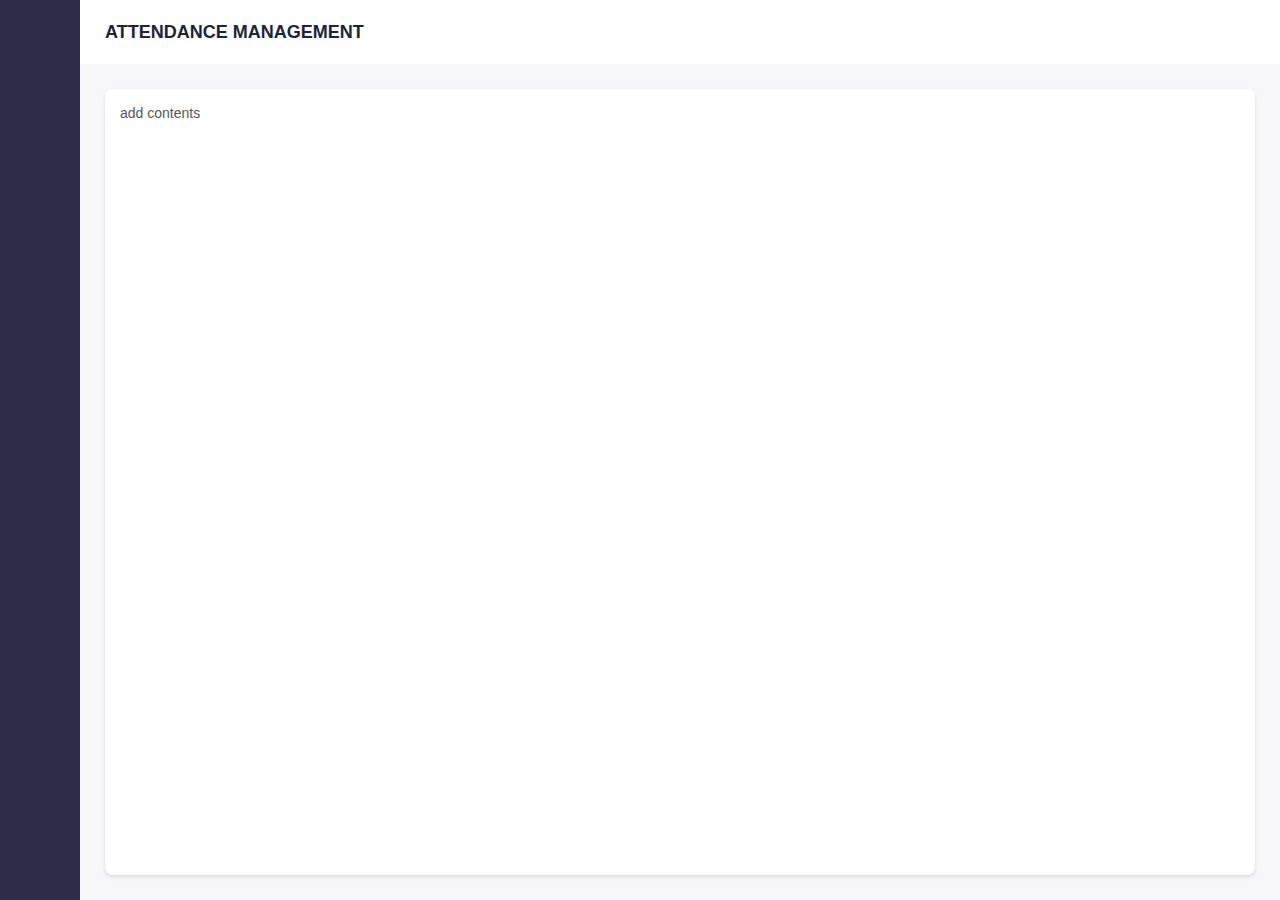
<file: index.html>
<!DOCTYPE html>
<html lang="ko">
<head>
  <meta charset="UTF-8">
  <meta name="viewport" content="width=device-width, initial-scale=1.0">
  <meta http-equiv="X-UA-Compatible" content="ie=edge">
  <title>dashboard template</title>
  <link rel="stylesheet" href="css/layout.css">
  <script src="https://ajax.googleapis.com/ajax/libs/jquery/2.2.4/jquery.min.js"></script>
</head>
<body>
  <div id="menu" class="narrow">
    
  </div>
  <section id="container">
    <div class="header">    
      <h2 class="header__title">attendance management</h2>
    </div>
    <div class="contents">
      <div class="contents__box">
        add contents
      </div>
    </div>
  </section> 

</body>
</html>
</file>
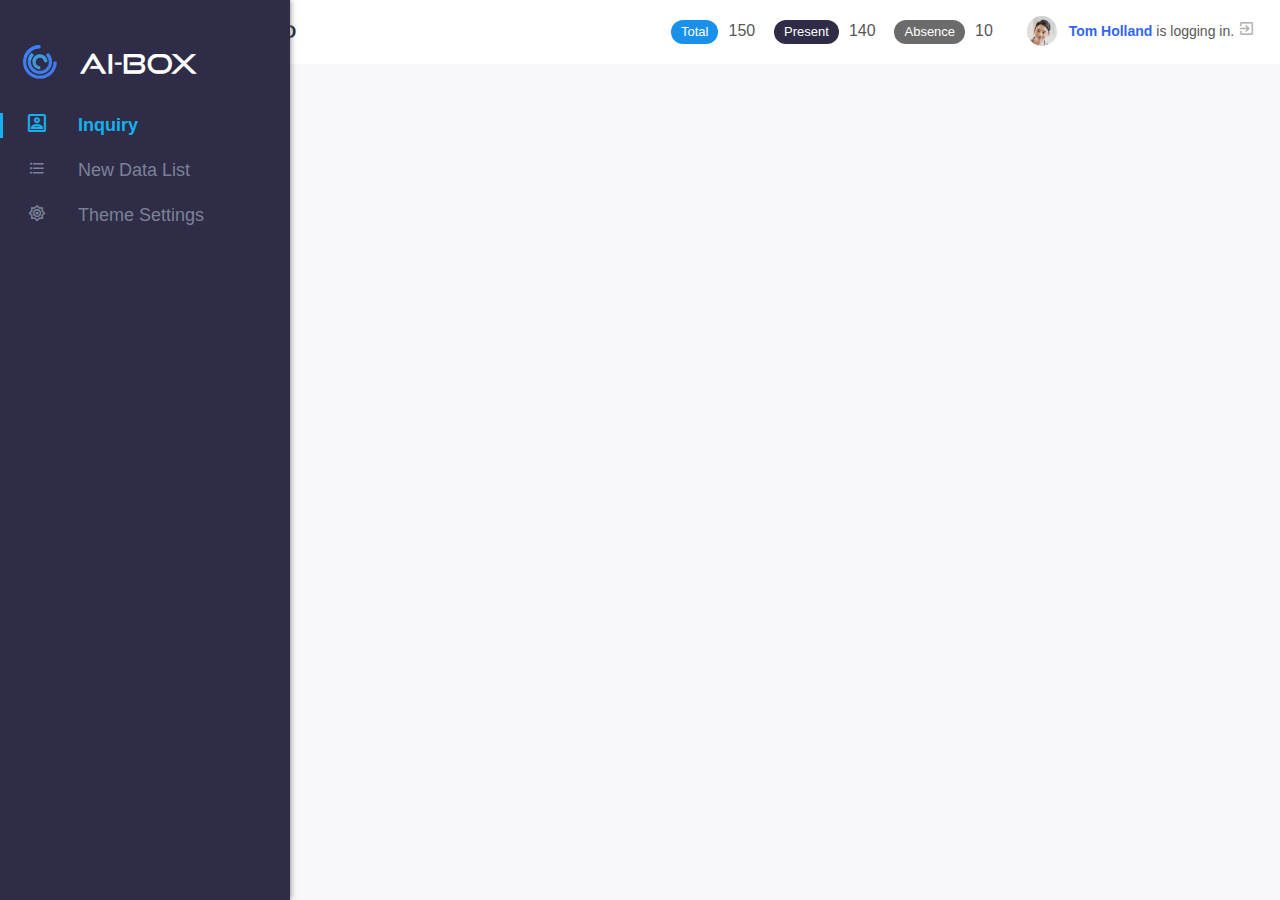
<file: dashboard.html>
<!DOCTYPE html>
<html lang="ko">
<head>
  <meta charset="UTF-8">
  <meta name="viewport" content="width=device-width, initial-scale=1.0">
  <meta http-equiv="X-UA-Compatible" content="ie=edge">
  <title>dashboard template</title>
  <link rel="stylesheet" href="css/common.css">
  <link rel="stylesheet" href="css/layout.css">  
  <script src="js/jquery-2.2.4.min.js"></script>
  <script src="js/animate.js"></script>
</head>
<body>
  <div id="menu" class="narrow">
    <h1><a href="#"><img src="images/simbol.png" alt="홈화면"><span class="icon-logo"></span></a></h1>
    <ul class="menulist">
      <li><a href="#" class="on"><span class="icon-Outline"></span>Inquiry</a></li> <!-- 해당 메뉴 진입시 클래스 on 추가-->
      <li><a href="#"><span class="icon-format_list"></span>New Data List</a></li>
      <li><a href="#"><span class="icon-brightness"></span>Theme Settings</a></li>
    </ul>
  </div>
  <section id="container" class="dashboard">
    <header class="header">    
      <h2 class="header__title">Status Dashboard</h2>
      <div class="header__status">
        <ul>
          <li><span class="total">Total</span>150</li>
          <li><span class="present">Present</span>140</li>
          <li><span class="absence">Absence</span>10</li>
        </ul>
      </div> <!-- // header__status -->
      <div class="header__user">
        <figure><img src="images/person01.png"></figure>
        <p><span>Tom Holland</span> is logging in.</p>
        <a href="#" class="logout">로그아웃</a>
      </div>      
    </header>

    <div class="dashboard__teams">
      <ul>
        <li class="team01">
          <dl>
            <dt>Total</dt>
            <dd>30</dd>
            <dt>Present</dt>
            <dd>28</dd>
            <dt class="bordernone">Absence</dt>
            <dd class="bordernone">2</dd>
          </dl>
          <span class="teamname">Management Support</span>
        </li>
        <li class="team02">
          <dl>
            <dt>Total</dt>
            <dd>30</dd>
            <dt>Present</dt>
            <dd>28</dd>
            <dt class="bordernone">Absence</dt>
            <dd class="bordernone">2</dd>
          </dl>
          <span class="teamname">Finance</span>
        </li>
        <li class="team03">
          <dl>
            <dt>Total</dt>
            <dd>30</dd>
            <dt>Present</dt>
            <dd>28</dd>
            <dt class="bordernone">Absence</dt>
            <dd class="bordernone">2</dd>
          </dl>
          <span class="teamname">Laboratory 1</span>
        </li>
        <li class="team04">
          <dl>
            <dt>Total</dt>
            <dd>30</dd>
            <dt>Present</dt>
            <dd>28</dd>
            <dt class="bordernone">Absence</dt>
            <dd class="bordernone">2</dd>
          </dl>
          <span class="teamname">Laboratory 2</span>
        </li>
        <li>
          
        </li>
        <li class="team05">
          <dl>
            <dt>Total</dt>
            <dd>30</dd>
            <dt>Present</dt>
            <dd>28</dd>
            <dt class="bordernone">Absence</dt>
            <dd class="bordernone">2</dd>
          </dl>
          <span class="teamname">Laboratory 3</span>
        </li>
      </ul>

    </div> <!-- // dashboard__teams -->

  </section>
</body>
</html>
</file>
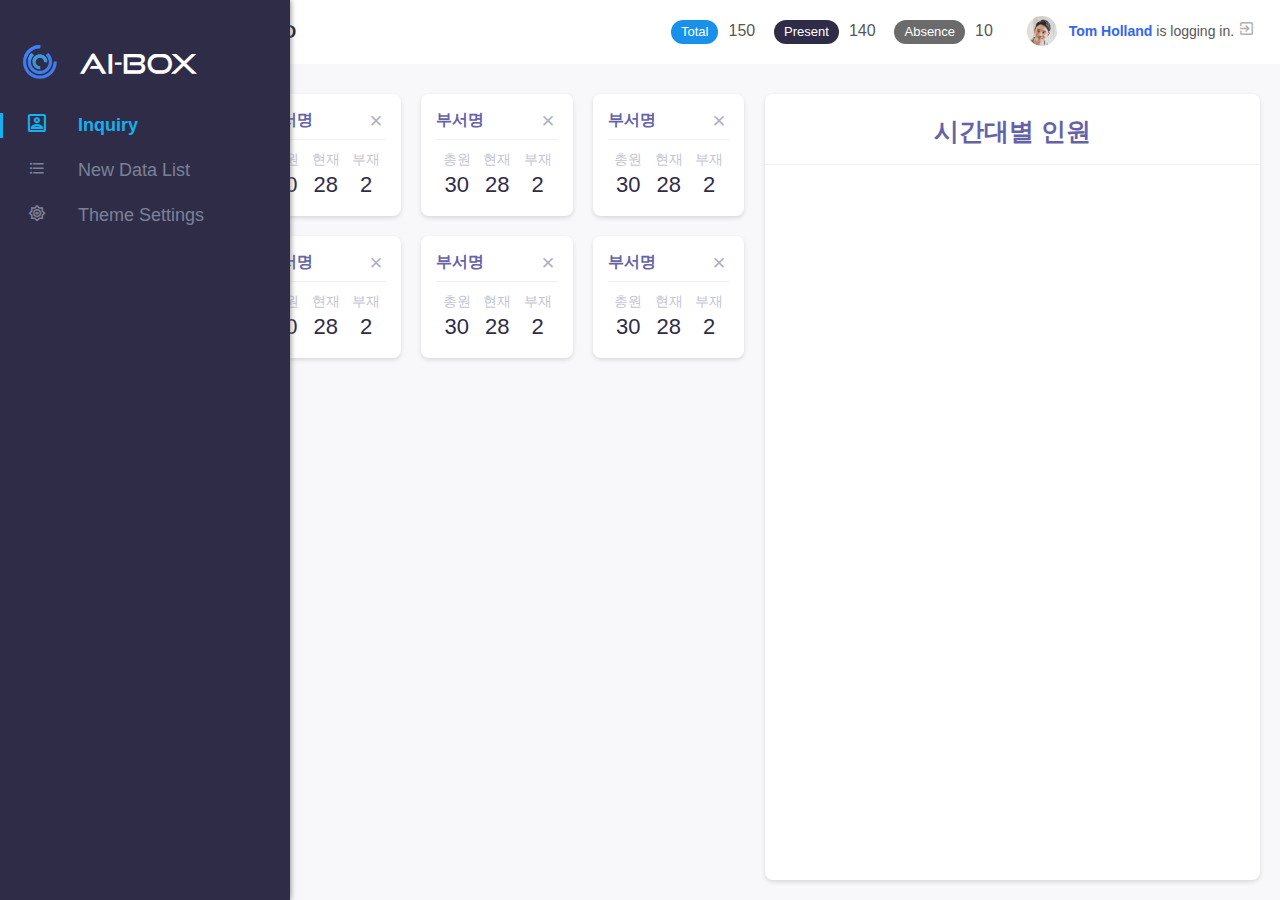
<file: dashboard50.html>
<!DOCTYPE html>
<html lang="ko">
<head>
  <meta charset="UTF-8">
  <meta name="viewport" content="width=device-width, initial-scale=1.0">
  <meta http-equiv="X-UA-Compatible" content="ie=edge">
  <title>dashboard template</title>
  <link rel="stylesheet" href="css/common.css">
  <link rel="stylesheet" href="css/layout.css">  
  <script src="js/jquery-2.2.4.min.js"></script>
  <script src="js/animate.js"></script>
</head>
<body>
  <div id="menu" class="narrow">
    <h1><a href="#"><img src="images/simbol.png" alt="홈화면"><span class="icon-logo"></span></a></h1>
    <ul class="menulist">
      <li><a href="#" class="on"><span class="icon-Outline"></span>Inquiry</a></li> <!-- 해당 메뉴 진입시 클래스 on 추가-->
      <li><a href="#"><span class="icon-format_list"></span>New Data List</a></li>
      <li><a href="#"><span class="icon-brightness"></span>Theme Settings</a></li>
    </ul>
  </div>
  <section id="container" class="dashboard">
    <header class="header">    
      <h2 class="header__title">Status Dashboard</h2>
      <div class="header__status">
        <ul>
          <li><span class="total">Total</span>150</li>
          <li><span class="present">Present</span>140</li>
          <li><span class="absence">Absence</span>10</li>
        </ul>
      </div> <!-- // header__status -->
      <div class="header__user">
        <figure><img src="images/person01.png"></figure>
        <p><span>Tom Holland</span> is logging in.</p>
        <a href="#" class="logout">로그아웃</a>
      </div>      
    </header>
    
    <div class="panelgroup">
      <div class="panelgroup__title">
        <h3>부서</h3>
      </div>
      <div class="panelgroup__team">
        <a href="#" class="btn__name on" title="팀이름이 길어지면 마우스 오버시 툴팁으로 팀 전체 이름이 보여집니다">Team daegase daeg 1</a> <!-- 선택시 on 클래스추가-->
        <a href="#" class="btn__name" title="">Team 2</a>
        <a href="#" class="btn__name" title="">Team 3</a>
        <a href="#" class="btn__name" title="">Team 4</a>
        <a href="#" class="btn__name" title="">Team 2</a>
        <a href="#" class="btn__name" title="">Team 3</a>

      </div>

      <a href="#" class="panelgroup__chart show" title="">차트보이기</a>
      <!--<a href="#" class="panelgroup__chart hide" title="">차트감추기</a>  보이기 클릭하면 차트 보이고 차트 감추기로 변경, 클래스 hide 로 바뀜-->
    </div> <!-- // panelgroup -->

    <div class="dashgroup withchart"> <!-- 차트가 함께 보일때는 withchart 클래스 추가, 차트 안보일때는 withchart 클래스 제거-->
      <div class="dashgroup__teams">
        <ul>
          <li>
            <div class="dashgroup__team">
              <h4>부서명</h4>
              <dl>
                <dt>총원</dt>
                <dd>30</dd>                
              </dl>
              <dl>
                <dt>현재</dt>
                <dd>28</dd>                
              </dl>
              <dl>
                <dt>부재</dt>
                <dd>2</dd>                
              </dl>
              <a href="#" class="close">닫기</a>
            </div>
          </li>          
          <li>
            <div class="dashgroup__team">
              <h4>부서명</h4>
              <dl>
                <dt>총원</dt>
                <dd>30</dd>                
              </dl>
              <dl>
                <dt>현재</dt>
                <dd>28</dd>                
              </dl>
              <dl>
                <dt>부재</dt>
                <dd>2</dd>                
              </dl>
              <a href="#" class="close">닫기</a>
            </div>
          </li>          
          <li>
            <div class="dashgroup__team">
              <h4>부서명</h4>
              <dl>
                <dt>총원</dt>
                <dd>30</dd>                
              </dl>
              <dl>
                <dt>현재</dt>
                <dd>28</dd>                
              </dl>
              <dl>
                <dt>부재</dt>
                <dd>2</dd>                
              </dl>
              <a href="#" class="close">닫기</a>
            </div>
          </li>          
          <li>
            <div class="dashgroup__team">
              <h4>부서명</h4>
              <dl>
                <dt>총원</dt>
                <dd>30</dd>                
              </dl>
              <dl>
                <dt>현재</dt>
                <dd>28</dd>                
              </dl>
              <dl>
                <dt>부재</dt>
                <dd>2</dd>                
              </dl>
              <a href="#" class="close">닫기</a>
            </div>
          </li>          
          <li>
            <div class="dashgroup__team">
              <h4>부서명</h4>
              <dl>
                <dt>총원</dt>
                <dd>30</dd>                
              </dl>
              <dl>
                <dt>현재</dt>
                <dd>28</dd>                
              </dl>
              <dl>
                <dt>부재</dt>
                <dd>2</dd>                
              </dl>
              <a href="#" class="close">닫기</a>
            </div>
          </li>          
          <li>
            <div class="dashgroup__team">
              <h4>부서명</h4>
              <dl>
                <dt>총원</dt>
                <dd>30</dd>                
              </dl>
              <dl>
                <dt>현재</dt>
                <dd>28</dd>                
              </dl>
              <dl>
                <dt>부재</dt>
                <dd>2</dd>                
              </dl>
              <a href="#" class="close">닫기</a>
            </div>
          </li>          
        </ul>
      </div> <!-- // dashgroup__teams -->

      <div class="dashgroup__charts">
        <div class="dashgroup__chart"><h3>시간대별 인원</h3></div>
      </div> <!-- // dashgroup__chart -->
    </div> <!-- // dashgroup -->
  </section>
</body>
</html>
</file>
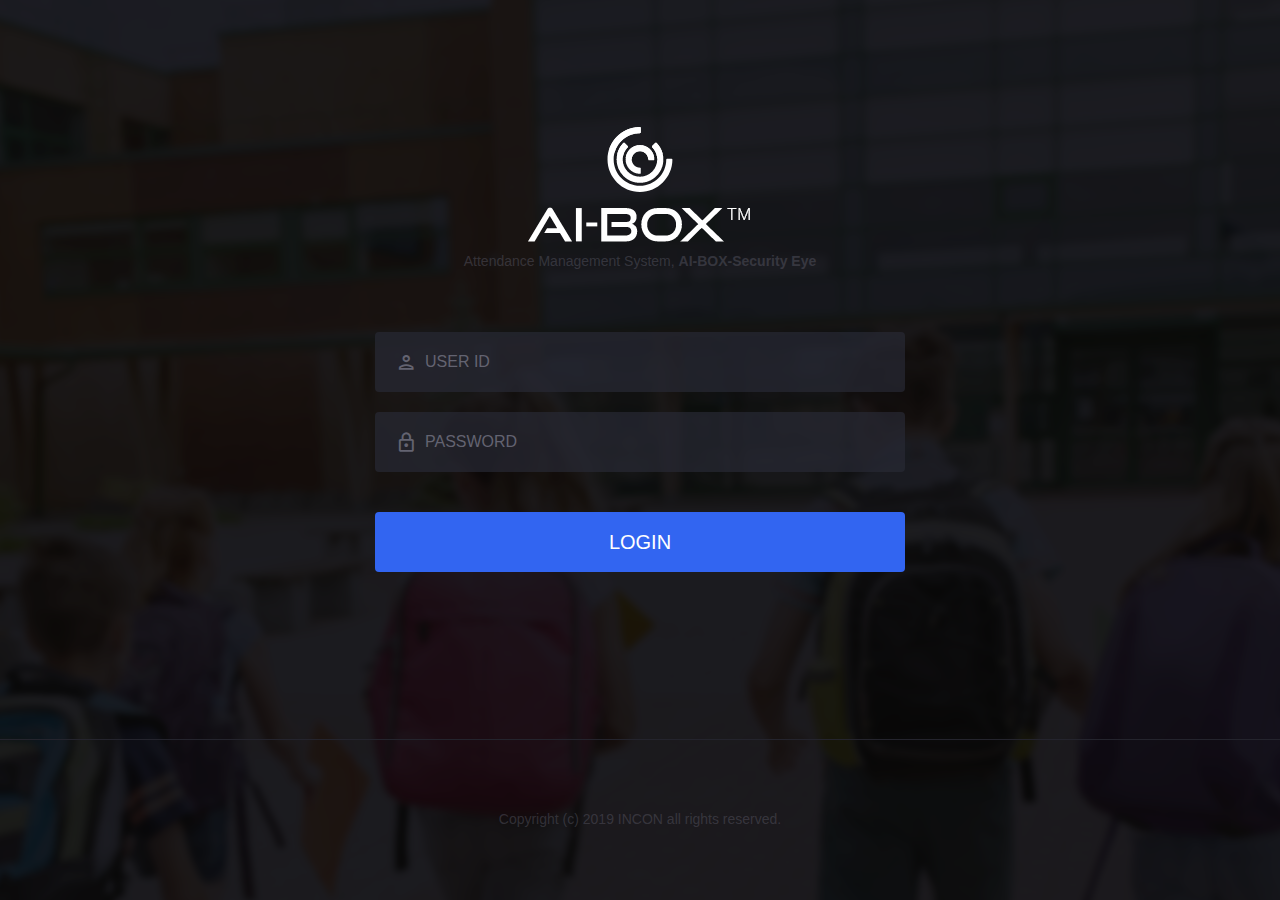
<file: login.html>
<!DOCTYPE html>
<html lang="ko">
<head>
  <meta charset="UTF-8">
  <meta name="viewport" content="width=device-width, initial-scale=1.0">
  <meta http-equiv="X-UA-Compatible" content="ie=edge">
  <title>dashboard template</title>
  <link rel="stylesheet" href="css/common.css">
  <link rel="stylesheet" href="css/layout.css">
  <script src="js/jquery-2.2.4.min.js"></script>
  <script src="js/animate.js"></script>
</head>
<body>
<section class="login">
  <div class="login__area">
    <div class="login__bi">
      <img src="images/login_bi.png" alt="aibox">
      <p>Attendance Management System, <b>AI-BOX-Security Eye</b></p>
    </div>
    <div class="login__form">
      <form action="" id="login" name="login" method="post">
        <fieldset>
          <legend>로그인</legend>
          <div class="box_login_ipt">
            <label for="userid" class="i_label userid">아이디</label>
            <input type="text" name="userid" id="userid" class="iptbox" placeholder="USER ID">
          </div>
          <div class="box_login_ipt">
            <label for="userpw" class="i_label userpw">패스워드</label>
            <input type="password" name="userpw" id="userpw" class="iptbox" placeholder="PASSWORD">
          </div>
          <span class="btn_login"><input type="submit" value="LOGIN"></span>
        </fieldset>
      </form>
    </div>
  </div>
  <div class="footer">
    Copyright (c) 2019 <b>INCON</b> all rights reserved.
  </div>
</section>
</body>
</html>
</file>
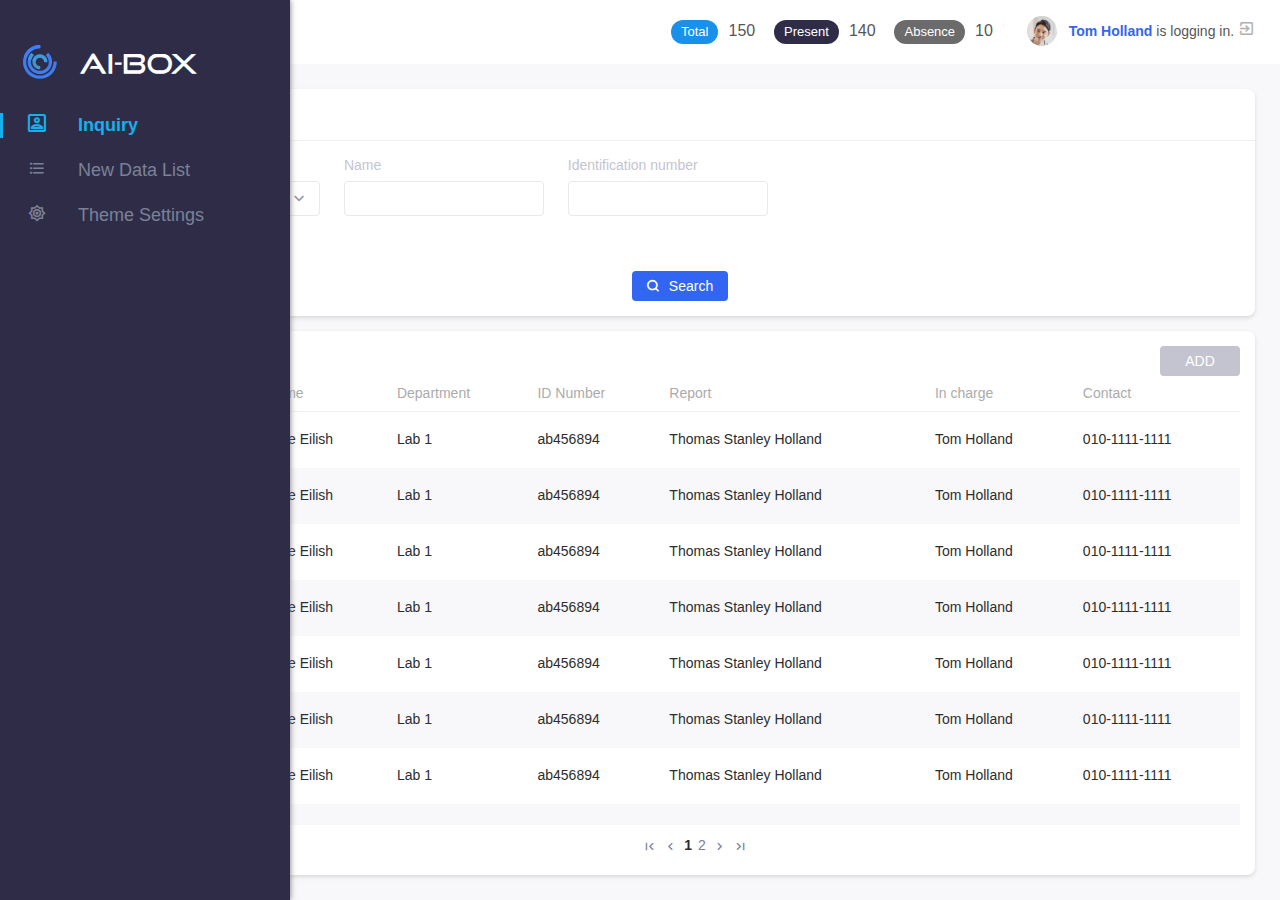
<file: newlist.html>
<!DOCTYPE html>
<html lang="ko">
<head>
  <meta charset="UTF-8">
  <meta name="viewport" content="width=device-width, initial-scale=1.0">
  <meta http-equiv="X-UA-Compatible" content="ie=edge">
  <title>dashboard template</title>
  <link rel="stylesheet" href="css/common.css">
  <link rel="stylesheet" href="css/layout.css">  
  <script src="js/jquery-2.2.4.min.js"></script>
  <script src="js/animate.js"></script>
</head>
<body>
  <div id="menu" class="narrow">
    <h1><a href="#"><img src="images/simbol.png" alt="홈화면"><span class="icon-logo"></span></a></h1>
    <ul class="menulist">
      <li><a href="#" class="on"><span class="icon-Outline"></span>Inquiry</a></li> <!-- 해당 메뉴 진입시 클래스 on 추가-->
      <li><a href="#"><span class="icon-format_list"></span>New Data List</a></li>
      <li><a href="#"><span class="icon-brightness"></span>Theme Settings</a></li>
    </ul>
  </div>

  <section id="container">
    <header class="header">    
      <h2 class="header__title">New Data List</h2>
      <div class="header__status">
        <ul>
          <li><span class="total">Total</span>150</li>
          <li><span class="present">Present</span>140</li>
          <li><span class="absence">Absence</span>10</li>
        </ul>
      </div> <!-- // header__status -->
      <div class="header__user">
        <figure><img src="images/person01.png"></figure>
        <p><span>Tom Holland</span> is logging in.</p>
        <a href="#" class="logout">로그아웃</a>
      </div>   
    </header>
    <div class="contents">
      <div class="search__box">
        <h3>Detailed Search</h3>
        <div class="search__input">
          <div class="inputarea w200">
            <span class="label">
              Department
            </span>
            <div class="inputarea__select">
              <select name="" id="" title="해당항목선택">
                <option value="">Select All</option>
                <option value="">Team A</option>
                <option value="">Team B</option>
                <option value="">Team C</option>              
              </select>   
            </div>          
          </div> <!-- // inputarea 끝-->
          <div class="inputarea w200">
            <span class="label">
              Name
            </span>
            <div class="inputarea__text">
              <input type="text" title="" name="" id="">
            </div>          
          </div> <!-- // inputarea 끝-->
         
          <div class="inputarea w200">
            <span class="label">
              Identification number
            </span>
            <div class="inputarea__text">
              <input type="text" title="" name="" id="">
            </div>          
          </div> <!-- // inputarea 끝-->
        </div>
        
        <div class="btnarea align__center">
          <a href="#" class="btn__search">Search</a>
        </div>
      </div> <!-- // search__box -->
      <div class="content__box">
        <div class="btnarea align__right mt0">
          <a href="#" class="btn__small">ADD</a>
        </div>
        <div class="listwrap">
          <table class="list">
            <thead>
              <tr>
                <th class="num">No</th>
                <th>Profile</th>
                <th>Name</th>
                <th>Department</th>
                <th>ID Number</th>
                <th>Report</th>
                <th>In charge</th>
                <th>Contact</th>
              </tr>
            </thead>
            <tbody>
              <tr>
                <td class="center">1</td>
                <td><figure><img src="images/person01.png"></figure></td>
                <td>Billie Eilish</td>
                <td>Lab 1</td>
                <td>ab456894</td>
                <td>Thomas Stanley Holland</td>
                <td>Tom Holland</td>
                <td>010-1111-1111</td>                
              </tr>
              <tr>
                <td class="center">1</td>
                <td><figure><img src="images/person01.png"></figure></td>
                <td>Billie Eilish</td>
                <td>Lab 1</td>
                <td>ab456894</td>
                <td>Thomas Stanley Holland</td>
                <td>Tom Holland</td>
                <td>010-1111-1111</td>                
              </tr>
              <tr>
                <td class="center">1</td>
                <td><figure><img src="images/person01.png"></figure></td>
                <td>Billie Eilish</td>
                <td>Lab 1</td>
                <td>ab456894</td>
                <td>Thomas Stanley Holland</td>
                <td>Tom Holland</td>
                <td>010-1111-1111</td>                
              </tr>
              <tr>
                <td class="center">1</td>
                <td><figure><img src="images/person01.png"></figure></td>
                <td>Billie Eilish</td>
                <td>Lab 1</td>
                <td>ab456894</td>
                <td>Thomas Stanley Holland</td>
                <td>Tom Holland</td>
                <td>010-1111-1111</td>                
              </tr>
              <tr>
                <td class="center">1</td>
                <td><figure><img src="images/person01.png"></figure></td>
                <td>Billie Eilish</td>
                <td>Lab 1</td>
                <td>ab456894</td>
                <td>Thomas Stanley Holland</td>
                <td>Tom Holland</td>
                <td>010-1111-1111</td>                
              </tr>
              <tr>
                <td class="center">1</td>
                <td><figure><img src="images/person01.png"></figure></td>
                <td>Billie Eilish</td>
                <td>Lab 1</td>
                <td>ab456894</td>
                <td>Thomas Stanley Holland</td>
                <td>Tom Holland</td>
                <td>010-1111-1111</td>                
              </tr>
              <tr>
                <td class="center">1</td>
                <td><figure><img src="images/person01.png"></figure></td>
                <td>Billie Eilish</td>
                <td>Lab 1</td>
                <td>ab456894</td>
                <td>Thomas Stanley Holland</td>
                <td>Tom Holland</td>
                <td>010-1111-1111</td>                
              </tr>
              <tr>
                <td class="center">1</td>
                <td><figure><img src="images/person01.png"></figure></td>
                <td>Billie Eilish</td>
                <td>Lab 1</td>
                <td>ab456894</td>
                <td>Thomas Stanley Holland</td>
                <td>Tom Holland</td>
                <td>010-1111-1111</td>                
              </tr>
              <tr>
                <td class="center">1</td>
                <td><figure><img src="images/person01.png"></figure></td>
                <td>Billie Eilish</td>
                <td>Lab 1</td>
                <td>ab456894</td>
                <td>Thomas Stanley Holland</td>
                <td>Tom Holland</td>
                <td>010-1111-1111</td>                
              </tr>
              <tr>
                <td class="center">1</td>
                <td><figure><img src="images/person01.png"></figure></td>
                <td>Billie Eilish</td>
                <td>Lab 1</td>
                <td>ab456894</td>
                <td>Thomas Stanley Holland</td>
                <td>Tom Holland</td>
                <td>010-1111-1111</td>                
              </tr>
            </tbody>
          </table>
        </div>
        <div class="pagenation">
          <ul>
            <li><a href="#" class="first"></a></li>
            <li><a href="#" class="prev"></a></li>
            <li><a href="#" class="active">1</a></li>
            <li><a href="#">2</a></li>
            <li><a href="#" class="next"></a></li>
            <li><a href="#" class="end"></a></li>
          </ul>
        </div> <!-- // pagenation -->
      </div> <!-- // content__box -->
    </div>
  </section> 

  <div class="modal edit_modal"> <!-- edit 모달 시작-->
    <div class="popup">
      <div class="popup__title">
        <h3>User Details</h3>
        <a href="#" class="popup--close"><i class="icon-close"></i></a>
      </div>
      <div class="popup__content">
        <ul>
          <li>
            <div class="inputarea">
              <span class="label">
                Identification number
              </span>
              <div class="inputarea__text">
                <input type="text" title="" name="" id="" value="489465423" disabled>
              </div>          
            </div> <!-- // inputarea 끝-->
          </li>
          <li>
            <div class="inputarea">
              <span class="label">
                Name
              </span>
              <div class="inputarea__text">
                <input type="text" title="" name="" id="" value="Sujeong Kim" disabled>
              </div>          
            </div> <!-- // inputarea 끝-->
          </li>
          <li>
            <div class="inputarea">
              <span class="label">
                Department
              </span>
              <div class="inputarea__select">
                <select name="" id="" title="해당항목선택">
                  <option value="">Select All</option>
                  <option value="">Male</option>
                  <option value="">Female</option>
                </select>   
              </div>              
            </div> <!-- // inputarea 끝-->
          </li>
          <li>
            <div class="inputarea">
              <span class="label">
                Report
                <a href="#" class="btn__right">Search</a>
              </span>
              <div class="inputarea__select">
                <select name="" id="" title="해당항목선택">
                  <option value="">Select All</option>
                  <option value="">Male</option>
                  <option value="">Female</option>
                </select>
              </div>          
            </div> <!-- // inputarea 끝-->
          </li>
          <li>
            <div class="inputarea">
              <span class="label">
                Report E-mail
              </span>
              <div class="inputarea__text">
                <input type="text" title="" name="" id="">
              </div>          
            </div> <!-- // inputarea 끝-->
          </li>
          <li>
            <div class="inputarea">
              <span class="label">
                Report Number
              </span>
              <div class="inputarea__text">
                <input type="text" title="" name="" id="">
              </div>          
            </div> <!-- // inputarea 끝-->
          </li>
        </ul>
        <ul>
          <li>
            <div class="inputarea">
              <span class="label">
                Phone number
              </span>
              <div class="inputarea__text">
                <input type="text" title="" name="" id="" value="010-9792-0524">
              </div>          
            </div> <!-- // inputarea 끝-->
          </li>
          <li>
            <div class="inputarea">
              <span class="label">
                Address
              </span>
              <div class="inputarea__text">
                <input type="text" title="" name="" id="">
              </div>          
            </div> <!-- // inputarea 끝-->
          </li>
          <li>
            <div class="inputarea">
              <span class="label">
                Gender
              </span>
              <div class="inputarea__radio">
                <label for="male"><input type="radio" name="gender" id="male" checked>Male</label>
                <label for="female"><input type="radio" name="gender" id="female">Female</label>
              </div>              
            </div> <!-- // inputarea 끝-->
          </li>
          <li>
            <div class="inputarea">
              <span class="label">
                Usage status
              </span>
              <div class="inputarea__radio">
                <label for="radio1"><input type="radio" name="use" id="radio1" checked>Use</label>
                <label for="radio2"><input type="radio" name="use" id="radio2">Not used</label>
              </div>              
            </div> <!-- // inputarea 끝-->
          </li>
          <li>
            <div class="inputarea">
              <span class="label">
                Profile
              </span>
              <div class="inputarea__text">
                <input type="file" title="" name="" id="">
              </div>          
            </div> <!-- // inputarea 끝-->
          </li>
          <li>
            <div class="inputarea">
              <span class="label">
                Reporting method
              </span>
              <div class="inputarea__checkbox">
                <input type="checkbox" title="" name="" id="sms"><label for="sms">SMS</label>
                <input type="checkbox" title="" name="" id="email"><label for="email">E-mail</label>
                <input type="checkbox" title="" name="" id="line"><label for="line">LINE</label>
              </div>          
            </div> <!-- // inputarea 끝-->
          </li>
        </ul>
      </div> <!-- // popup__content 끝 -->
      <div class="btnarea align__right">
        <a href="#" class="btn__text close">CANCLE</a>
        <a href="#" class="btn__primary">SAVE</a>
      </div>
    </div>    
  </div> <!-- edit 모달 끝 -->


  <div class="modal mapping_modal"> <!-- mapping 모달 시작-->
    <div class="popup">
      <div class="popup__title">
        <h3>Mapping</h3>
        <a href="#" class="popup--close"><i class="icon-close"></i></a>
      </div>
      <div class="popup__content">
          <div class="search__input">
            <div class="inputarea" style="width:264px; float:left;">
              <span class="label">
                Period
              </span>
              <div class="inputarea__calendar">
                <input type="text" title="검색어 입력" name="" id="">  
                <button class="btn_cal"><span class="ir">검색</span></button>                                                 
              </div>
              <span class="from">~</span>
              <div class="inputarea__calendar">
                <input type="text" title="검색어 입력" name="" id="">  
                <button class="btn_cal"><span class="ir">검색</span></button>                                                 
              </div>
            </div> <!-- // inputarea 끝-->
            <div class="inputarea w200">
              <span class="label">
                Spot
              </span>
              <div class="inputarea__select">
                <select name="" id="" title="해당항목선택">
                  <option value="">Select All</option>
                  <option value="">Male</option>
                  <option value="">Female</option>
                </select>   
              </div>          
            </div> <!-- // inputarea 끝-->
            <div class="inputarea w200">
              <span class="label">
                Device number
              </span>
              <div class="inputarea__text">
                <input type="text" title="" name="" id="">
              </div>          
            </div> <!-- // inputarea 끝-->
            <div class="btnarea align__center">
              <a href="#" class="btn__search">Search</a>
            </div>
          </div> <!-- // search__input end -->

          <table class="list">
            <thead>
              <tr>
                <th class="num">No</th>
                <th></th>
                <th>Recognition</th>
                <th>Date</th>
                <th>Spot</th>
                <th>Device number</th>
              </tr>
            </thead>
            <tbody>
              <tr>
                <td class="center">1</td>
                <td><input type="checkbox" name="check" id="check" checked></td>
                <td><figure><img src="images/person01.png"></figure></td>
                <td>2019-07-24 13:21:20</td>
                <td>Entrance</td>
                <td>ab456894</td>
              </tr>
              <tr>
                <td class="center">2</td>
                <td><input type="checkbox" name="check" id="check" checked></td>
                <td><figure><img src="images/person01.png"></figure></td>
                <td>2019-07-24 13:21:20</td>
                <td>Entrance</td>
                <td>ab456894</td>
              </tr>
              <tr>
                <td class="center">1</td>
                <td><input type="checkbox" name="check" id="check" checked></td>
                <td><figure><img src="images/person01.png"></figure></td>
                <td>2019-07-24 13:21:20</td>
                <td>Entrance</td>
                <td>ab456894</td>
              </tr>
              <tr>
                <td class="center">2</td>
                <td><input type="checkbox" name="check" id="check" checked></td>
                <td><figure><img src="images/person01.png"></figure></td>
                <td>2019-07-24 13:21:20</td>
                <td>Entrance</td>
                <td>ab456894</td>
              </tr>
              <tr>
                <td class="center">1</td>
                <td><input type="checkbox" name="check" id="check" checked></td>
                <td><figure><img src="images/person01.png"></figure></td>
                <td>2019-07-24 13:21:20</td>
                <td>Entrance</td>
                <td>ab456894</td>
              </tr>
              <tr>
                <td class="center">2</td>
                <td><input type="checkbox" name="check" id="check" checked></td>
                <td><figure><img src="images/person01.png"></figure></td>
                <td>2019-07-24 13:21:20</td>
                <td>Entrance</td>
                <td>ab456894</td>
              </tr>
            </tbody>
          </table>
        
      </div> <!-- // popup__content 끝 -->
      <div class="btnarea align__right">
        <a href="#" class="btn__text close">CANCLE</a>
        <a href="#" class="btn__primary">SAVE</a>
      </div>
    </div>    
  </div> <!-- mapping modal 끝 -->

</body>
</html>
</file>
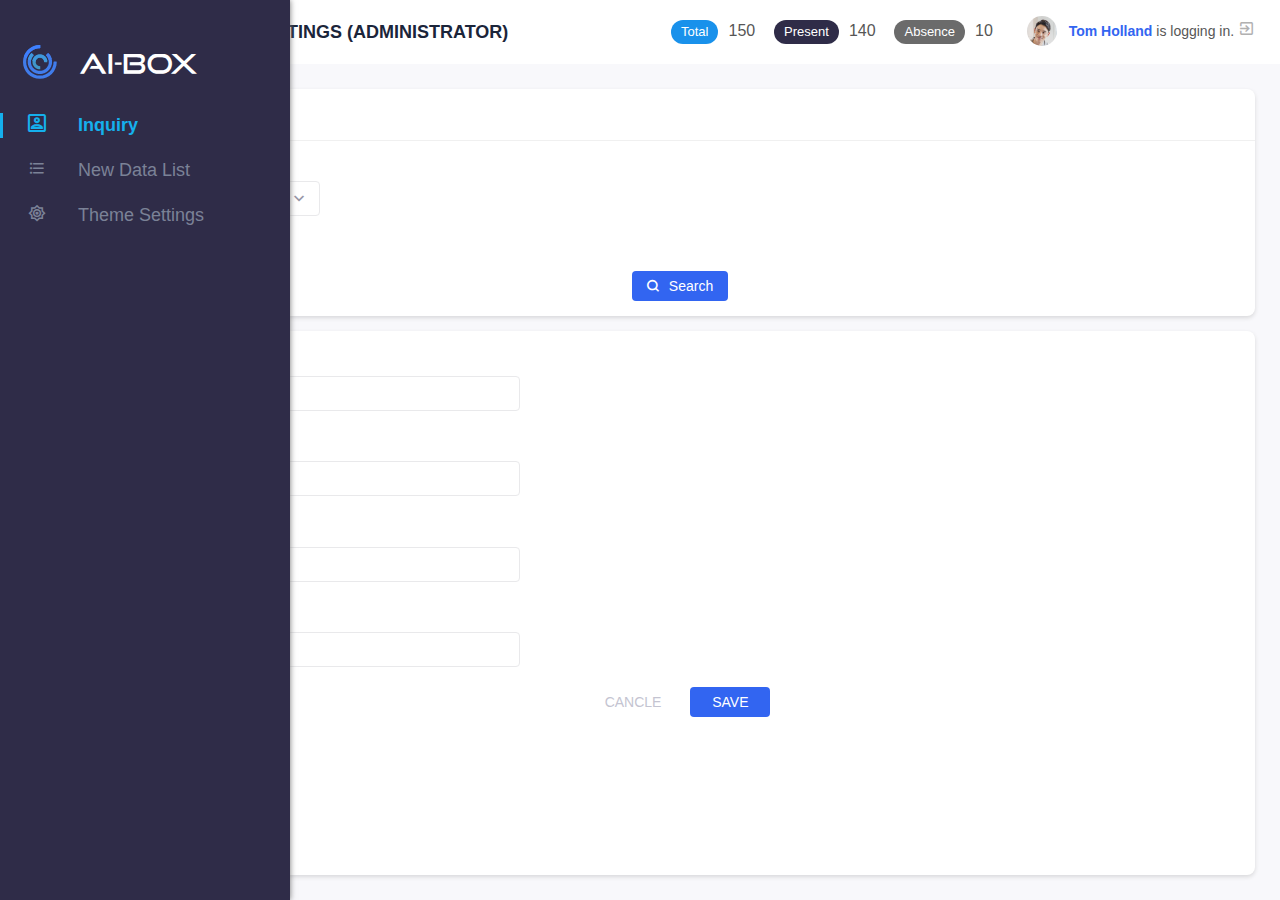
<file: settings.html>
<!DOCTYPE html>
<html lang="ko">
<head>
  <meta charset="UTF-8">
  <meta name="viewport" content="width=device-width, initial-scale=1.0">
  <meta http-equiv="X-UA-Compatible" content="ie=edge">
  <title>dashboard template</title>
  <link rel="stylesheet" href="css/common.css">
  <link rel="stylesheet" href="css/layout.css">  
  <script src="js/jquery-2.2.4.min.js"></script>
  <script src="js/animate.js"></script>
</head>
<body>
  <div id="menu" class="narrow">
    <h1><a href="#"><img src="images/simbol.png" alt="홈화면"><span class="icon-logo"></span></a></h1>
    <ul class="menulist">
      <li><a href="#" class="on"><span class="icon-Outline"></span>Inquiry</a></li> <!-- 해당 메뉴 진입시 클래스 on 추가-->
      <li><a href="#"><span class="icon-format_list"></span>New Data List</a></li>
      <li><a href="#"><span class="icon-brightness"></span>Theme Settings</a></li>
    </ul>
  </div>

  <section id="container">
    <header class="header">    
      <h2 class="header__title">System Theme Settings (administrator)</h2>
      <div class="header__status">
        <ul>
          <li><span class="total">Total</span>150</li>
          <li><span class="present">Present</span>140</li>
          <li><span class="absence">Absence</span>10</li>
        </ul>
      </div> <!-- // header__status -->
      <div class="header__user">
        <figure><img src="images/person01.png"></figure>
        <p><span>Tom Holland</span> is logging in.</p>
        <a href="#" class="logout">로그아웃</a>
      </div>   
    </header>
    <div class="contents">
      <div class="search__box">
        <h3>Detailed Search</h3>
        <div class="search__input">
          <div class="inputarea w200">
            <span class="label">
              System Theme
            </span>
            <div class="inputarea__select">
              <select name="" id="" title="해당항목선택">
                <option value="">Select</option>
                <option value="">School</option>
                <option value="">Company</option>
                <option value="">User Customize</option>              
              </select>   
            </div>          
          </div> <!-- // inputarea 끝-->
        </div>
        
        <div class="btnarea align__center">
          <a href="#" class="btn__search">Search</a>
        </div>
      </div> <!-- // search__box -->
      <div class="content__box">
        <div class="form">
          <ul>
            <li class="w400">
              <label class="form__title" for="">User</label>              
              <span class="form__input">
                <input type="text" name="" id="" class="ipt_text">
              </span>
            </li>
            <li class="w400">
              <label class="form__title" for="">In charge</label>              
              <span class="form__input">
                <input type="text" name="" id="" class="ipt_text">
              </span>
            </li>
            <li class="w400">
              <label class="form__title" for="">Report</label>              
              <span class="form__input">
                <input type="text" name="" id="" class="ipt_text">
              </span>
            </li>
            <li class="w400">
              <label class="form__title" for="">Work attitude</label>              
              <span class="form__input">
                <input type="text" name="" id="" class="ipt_text">
              </span>
            </li> <!-- li 늘려서 사용 -->
          </ul>
        </div> <!-- // form -->

        <div class="btnarea align__center">
          <a href="#" class="btn__text close">CANCLE</a>
          <a href="#" class="btn__primary">SAVE</a>
        </div>

      </div> <!-- // content__box -->
    </div>
  </section> 

</body>
</html>
</file>
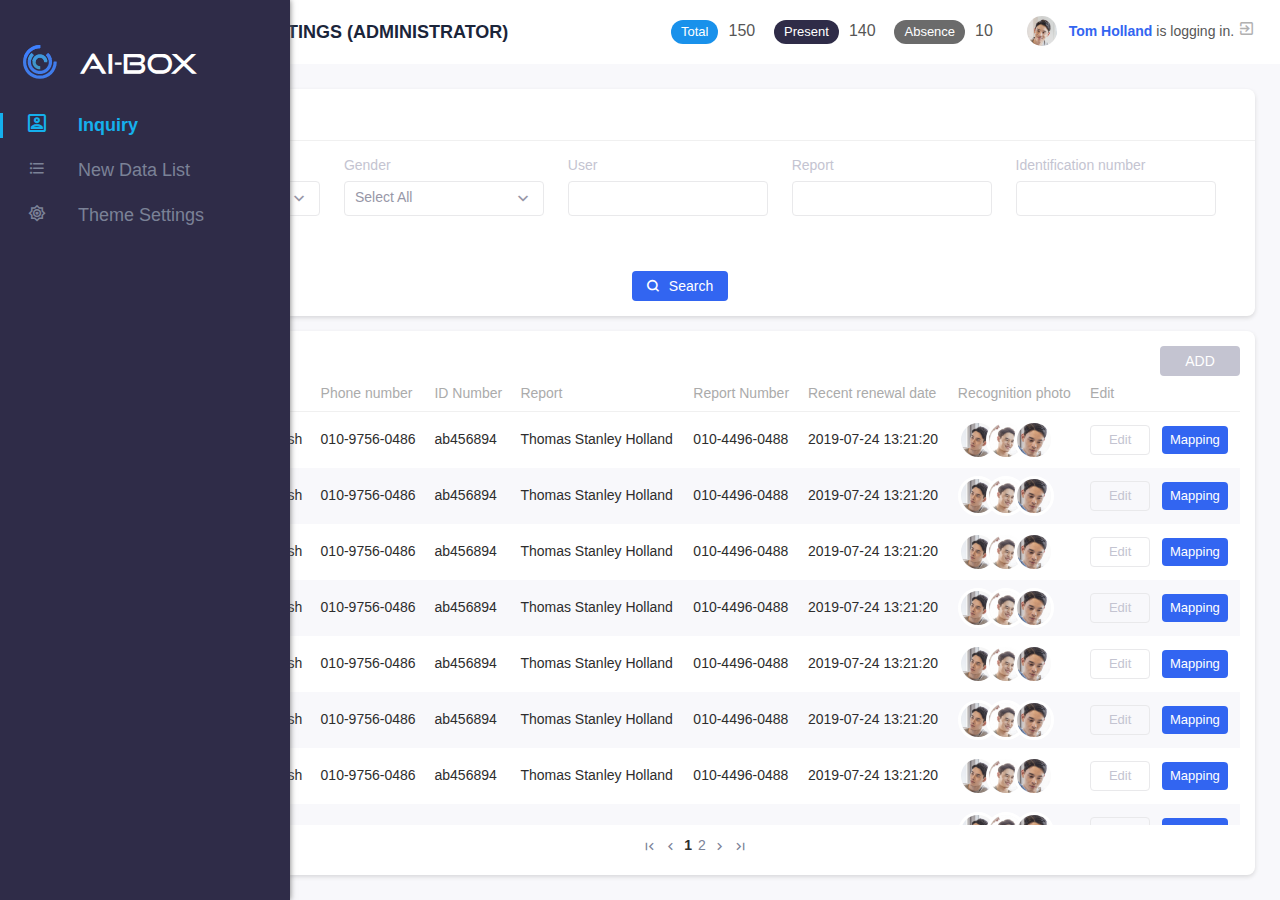
<file: userlist.html>
<!DOCTYPE html>
<html lang="ko">
<head>
  <meta charset="UTF-8">
  <meta name="viewport" content="width=device-width, initial-scale=1.0">
  <meta http-equiv="X-UA-Compatible" content="ie=edge">
  <title>dashboard template</title>
  <link rel="stylesheet" href="css/common.css">
  <link rel="stylesheet" href="css/layout.css">  
  <script src="js/jquery-2.2.4.min.js"></script>
  <script src="js/animate.js"></script>
</head>
<body>
  <div id="menu" class="narrow">
    <h1><a href="#"><img src="images/simbol.png" alt="홈화면"><span class="icon-logo"></span></a></h1>
    <ul class="menulist">
      <li><a href="#" class="on"><span class="icon-Outline"></span>Inquiry</a></li> <!-- 해당 메뉴 진입시 클래스 on 추가-->
      <li><a href="#"><span class="icon-format_list"></span>New Data List</a></li>
      <li><a href="#"><span class="icon-brightness"></span>Theme Settings</a></li>
    </ul>
  </div>

  <section id="container">
    <header class="header">    
      <h2 class="header__title">System Theme Settings (administrator)</h2>
      <div class="header__status">
        <ul>
          <li><span class="total">Total</span>150</li>
          <li><span class="present">Present</span>140</li>
          <li><span class="absence">Absence</span>10</li>
        </ul>
      </div> <!-- // header__status -->
      <div class="header__user">
        <figure><img src="images/person01.png"></figure>
        <p><span>Tom Holland</span> is logging in.</p>
        <a href="#" class="logout">로그아웃</a>
      </div>   
    </header>
    <div class="contents">
      <div class="search__box">
        <h3>Detailed Search</h3>
        <div class="search__input">
          <div class="inputarea w200">
            <span class="label">
              Department
            </span>
            <div class="inputarea__select">
              <select name="" id="" title="해당항목선택">
                <option value="">Select All</option>
                <option value="">Team A</option>
                <option value="">Team B</option>
                <option value="">Team C</option>              
              </select>   
            </div>          
          </div> <!-- // inputarea 끝-->
          <div class="inputarea w200">
            <span class="label">
              Gender
            </span>
            <div class="inputarea__select">
              <select name="" id="" title="해당항목선택">
                <option value="">Select All</option>
                <option value="">Male</option>
                <option value="">Female</option>
              </select>   
            </div>          
          </div> <!-- // inputarea 끝-->
          <div class="inputarea w200">
            <span class="label">
              User
            </span>
            <div class="inputarea__text">
              <input type="text" title="" name="" id="">
            </div>          
          </div> <!-- // inputarea 끝-->
          <div class="inputarea w200">
            <span class="label">
              Report
            </span>
            <div class="inputarea__text">
              <input type="text" title="" name="" id="">
            </div>          
          </div> <!-- // inputarea 끝-->
          <div class="inputarea w200">
            <span class="label">
              Identification number
            </span>
            <div class="inputarea__text">
              <input type="text" title="" name="" id="">
            </div>          
          </div> <!-- // inputarea 끝-->
        </div>
        
        <div class="btnarea align__center">
          <a href="#" class="btn__search">Search</a>
        </div>
      </div> <!-- // search__box -->
      <div class="content__box">
        <div class="btnarea align__right mt0">
          <a href="#" class="btn__small">ADD</a>
        </div>
        <div class="listwrap">
          <table class="list">
            <thead>
              <tr>
                <th class="num">No</th>
                <th>Profile</th>
                <th>Name</th>
                <th>Phone number</th>
                <th>ID Number</th>
                <th>Report</th>
                <th>Report Number</th>
                <th>Recent renewal date</th>
                <th>Recognition photo</th>
                <th>Edit</th>
              </tr>
            </thead>
            <tbody>
              <tr>
                <td class="center">1</td>
                <td><figure><img src="images/person01.png"></figure></td>
                <td>Billie Eilish</td>
                <td>010-9756-0486</td>
                <td>ab456894</td>
                <td>Thomas Stanley Holland</td>
                <td>010-4496-0488</td>
                <td>2019-07-24 13:21:20</td>
                <td class="recognition">
                  <figure><img src="images/person02.png"></figure>
                  <figure><img src="images/person03.png"></figure>
                  <figure><img src="images/person04.png"></figure>
                </td>
                <td>
                  <a href="#" class="modal__edit">Edit</a>
                  <a href="#" class="modal__mapping">Mapping</a>
                </td>
              </tr>
              <tr>
                <td class="center">1</td>
                <td><figure><img src="images/person01.png"></figure></td>
                <td>Billie Eilish</td>
                <td>010-9756-0486</td>
                <td>ab456894</td>
                <td>Thomas Stanley Holland</td>
                <td>010-4496-0488</td>
                <td>2019-07-24 13:21:20</td>
                <td class="recognition">
                  <figure><img src="images/person02.png"></figure>
                  <figure><img src="images/person03.png"></figure>
                  <figure><img src="images/person04.png"></figure>
                </td>
                <td>
                  <a href="#" class="modal__edit">Edit</a>
                  <a href="#" class="modal__mapping">Mapping</a>
                </td>
              </tr>
              <tr>
                <td class="center">1</td>
                <td><figure><img src="images/person01.png"></figure></td>
                <td>Billie Eilish</td>
                <td>010-9756-0486</td>
                <td>ab456894</td>
                <td>Thomas Stanley Holland</td>
                <td>010-4496-0488</td>
                <td>2019-07-24 13:21:20</td>
                <td class="recognition">
                  <figure><img src="images/person02.png"></figure>
                  <figure><img src="images/person03.png"></figure>
                  <figure><img src="images/person04.png"></figure>
                </td>
                <td>
                  <a href="#" class="modal__edit">Edit</a>
                  <a href="#" class="modal__mapping">Mapping</a>
                </td>
              </tr>
              <tr>
                <td class="center">1</td>
                <td><figure><img src="images/person01.png"></figure></td>
                <td>Billie Eilish</td>
                <td>010-9756-0486</td>
                <td>ab456894</td>
                <td>Thomas Stanley Holland</td>
                <td>010-4496-0488</td>
                <td>2019-07-24 13:21:20</td>
                <td class="recognition">
                  <figure><img src="images/person02.png"></figure>
                  <figure><img src="images/person03.png"></figure>
                  <figure><img src="images/person04.png"></figure>
                </td>
                <td>
                  <a href="#" class="modal__edit">Edit</a>
                  <a href="#" class="modal__mapping">Mapping</a>
                </td>
              </tr>
              <tr>
                <td class="center">1</td>
                <td><figure><img src="images/person01.png"></figure></td>
                <td>Billie Eilish</td>
                <td>010-9756-0486</td>
                <td>ab456894</td>
                <td>Thomas Stanley Holland</td>
                <td>010-4496-0488</td>
                <td>2019-07-24 13:21:20</td>
                <td class="recognition">
                  <figure><img src="images/person02.png"></figure>
                  <figure><img src="images/person03.png"></figure>
                  <figure><img src="images/person04.png"></figure>
                </td>
                <td>
                  <a href="#" class="modal__edit">Edit</a>
                  <a href="#" class="modal__mapping">Mapping</a>
                </td>
              </tr>
              <tr>
                <td class="center">1</td>
                <td><figure><img src="images/person01.png"></figure></td>
                <td>Billie Eilish</td>
                <td>010-9756-0486</td>
                <td>ab456894</td>
                <td>Thomas Stanley Holland</td>
                <td>010-4496-0488</td>
                <td>2019-07-24 13:21:20</td>
                <td class="recognition">
                  <figure><img src="images/person02.png"></figure>
                  <figure><img src="images/person03.png"></figure>
                  <figure><img src="images/person04.png"></figure>
                </td>
                <td>
                  <a href="#" class="modal__edit">Edit</a>
                  <a href="#" class="modal__mapping">Mapping</a>
                </td>
              </tr>
              <tr>
                <td class="center">1</td>
                <td><figure><img src="images/person01.png"></figure></td>
                <td>Billie Eilish</td>
                <td>010-9756-0486</td>
                <td>ab456894</td>
                <td>Thomas Stanley Holland</td>
                <td>010-4496-0488</td>
                <td>2019-07-24 13:21:20</td>
                <td class="recognition">
                  <figure><img src="images/person02.png"></figure>
                  <figure><img src="images/person03.png"></figure>
                  <figure><img src="images/person04.png"></figure>
                </td>
                <td>
                  <a href="#" class="modal__edit">Edit</a>
                  <a href="#" class="modal__mapping">Mapping</a>
                </td>
              </tr>
              <tr>
                <td class="center">1</td>
                <td><figure><img src="images/person01.png"></figure></td>
                <td>Billie Eilish</td>
                <td>010-9756-0486</td>
                <td>ab456894</td>
                <td>Thomas Stanley Holland</td>
                <td>010-4496-0488</td>
                <td>2019-07-24 13:21:20</td>
                <td class="recognition">
                  <figure><img src="images/person02.png"></figure>
                  <figure><img src="images/person03.png"></figure>
                  <figure><img src="images/person04.png"></figure>
                </td>
                <td>
                  <a href="#" class="modal__edit">Edit</a>
                  <a href="#" class="modal__mapping">Mapping</a>
                </td>
              </tr>
              <tr>
                <td class="center">1</td>
                <td><figure><img src="images/person01.png"></figure></td>
                <td>Billie Eilish</td>
                <td>010-9756-0486</td>
                <td>ab456894</td>
                <td>Thomas Stanley Holland</td>
                <td>010-4496-0488</td>
                <td>2019-07-24 13:21:20</td>
                <td class="recognition">
                  <figure><img src="images/person02.png"></figure>
                  <figure><img src="images/person03.png"></figure>
                  <figure><img src="images/person04.png"></figure>
                </td>
                <td>
                  <a href="#" class="modal__edit">Edit</a>
                  <a href="#" class="modal__mapping">Mapping</a>
                </td>
              </tr>
              <tr>
                <td class="center">1</td>
                <td><figure><img src="images/person01.png"></figure></td>
                <td>Billie Eilish</td>
                <td>010-9756-0486</td>
                <td>ab456894</td>
                <td>Thomas Stanley Holland</td>
                <td>010-4496-0488</td>
                <td>2019-07-24 13:21:20</td>
                <td class="recognition">
                  <figure><img src="images/person02.png"></figure>
                  <figure><img src="images/person03.png"></figure>
                  <figure><img src="images/person04.png"></figure>
                </td>
                <td>
                  <a href="#" class="modal__edit">Edit</a>
                  <a href="#" class="modal__mapping">Mapping</a>
                </td>
              </tr>
            </tbody>
          </table>
        </div>
        <div class="pagenation">
          <ul>
            <li><a href="#" class="first"></a></li>
            <li><a href="#" class="prev"></a></li>
            <li><a href="#" class="active">1</a></li>
            <li><a href="#">2</a></li>
            <li><a href="#" class="next"></a></li>
            <li><a href="#" class="end"></a></li>
          </ul>
        </div> <!-- // pagenation -->
      </div> <!-- // content__box -->
    </div>
  </section> 

  <div class="modal edit_modal"> <!-- edit 모달 시작-->
    <div class="popup">
      <div class="popup__title">
        <h3>User Details</h3>
        <a href="#" class="popup--close"><i class="icon-close"></i></a>
      </div>
      <div class="popup__content">
        <ul>
          <li>
            <div class="inputarea">
              <span class="label">
                Identification number
              </span>
              <div class="inputarea__text">
                <input type="text" title="" name="" id="" value="489465423" disabled>
              </div>          
            </div> <!-- // inputarea 끝-->
          </li>
          <li>
            <div class="inputarea">
              <span class="label">
                Name
              </span>
              <div class="inputarea__text">
                <input type="text" title="" name="" id="" value="Sujeong Kim" disabled>
              </div>          
            </div> <!-- // inputarea 끝-->
          </li>
          <li>
            <div class="inputarea">
              <span class="label">
                Department
              </span>
              <div class="inputarea__select">
                <select name="" id="" title="해당항목선택">
                  <option value="">Select All</option>
                  <option value="">Male</option>
                  <option value="">Female</option>
                </select>   
              </div>              
            </div> <!-- // inputarea 끝-->
          </li>
          <li>
            <div class="inputarea">
              <span class="label">
                Report
                <a href="#" class="btn__right">Search</a>
              </span>
              <div class="inputarea__select">
                <select name="" id="" title="해당항목선택">
                  <option value="">Select All</option>
                  <option value="">Male</option>
                  <option value="">Female</option>
                </select>
              </div>          
            </div> <!-- // inputarea 끝-->
          </li>
          <li>
            <div class="inputarea">
              <span class="label">
                Report E-mail
              </span>
              <div class="inputarea__text">
                <input type="text" title="" name="" id="">
              </div>          
            </div> <!-- // inputarea 끝-->
          </li>
          <li>
            <div class="inputarea">
              <span class="label">
                Report Number
              </span>
              <div class="inputarea__text">
                <input type="text" title="" name="" id="">
              </div>          
            </div> <!-- // inputarea 끝-->
          </li>
        </ul>
        <ul>
          <li>
            <div class="inputarea">
              <span class="label">
                Phone number
              </span>
              <div class="inputarea__text">
                <input type="text" title="" name="" id="" value="010-9792-0524">
              </div>          
            </div> <!-- // inputarea 끝-->
          </li>
          <li>
            <div class="inputarea">
              <span class="label">
                Address
              </span>
              <div class="inputarea__text">
                <input type="text" title="" name="" id="">
              </div>          
            </div> <!-- // inputarea 끝-->
          </li>
          <li>
            <div class="inputarea">
              <span class="label">
                Gender
              </span>
              <div class="inputarea__radio">
                <label for="male"><input type="radio" name="gender" id="male" checked>Male</label>
                <label for="female"><input type="radio" name="gender" id="female">Female</label>
              </div>              
            </div> <!-- // inputarea 끝-->
          </li>
          <li>
            <div class="inputarea">
              <span class="label">
                Usage status
              </span>
              <div class="inputarea__radio">
                <label for="radio1"><input type="radio" name="use" id="radio1" checked>Use</label>
                <label for="radio2"><input type="radio" name="use" id="radio2">Not used</label>
              </div>              
            </div> <!-- // inputarea 끝-->
          </li>
          <li>
            <div class="inputarea">
              <span class="label">
                Profile
              </span>
              <div class="inputarea__text">
                <input type="file" title="" name="" id="">
              </div>          
            </div> <!-- // inputarea 끝-->
          </li>
          <li>
            <div class="inputarea">
              <span class="label">
                Reporting method
              </span>
              <div class="inputarea__checkbox">
                <input type="checkbox" title="" name="" id="sms"><label for="sms">SMS</label>
                <input type="checkbox" title="" name="" id="email"><label for="email">E-mail</label>
                <input type="checkbox" title="" name="" id="line"><label for="line">LINE</label>
              </div>          
            </div> <!-- // inputarea 끝-->
          </li>
        </ul>
      </div> <!-- // popup__content 끝 -->
      <div class="btnarea align__right">
        <a href="#" class="btn__text close">CANCLE</a>
        <a href="#" class="btn__primary">SAVE</a>
      </div>
    </div>    
  </div> <!-- edit 모달 끝 -->


  <div class="modal mapping_modal"> <!-- mapping 모달 시작-->
    <div class="popup">
      <div class="popup__title">
        <h3>Mapping</h3>
        <a href="#" class="popup--close"><i class="icon-close"></i></a>
      </div>
      <div class="popup__content">
          <div class="search__input">
            <div class="inputarea" style="width:264px; float:left;">
              <span class="label">
                Period
              </span>
              <div class="inputarea__calendar">
                <input type="text" title="검색어 입력" name="" id="">  
                <button class="btn_cal"><span class="ir">검색</span></button>                                                 
              </div>
              <span class="from">~</span>
              <div class="inputarea__calendar">
                <input type="text" title="검색어 입력" name="" id="">  
                <button class="btn_cal"><span class="ir">검색</span></button>                                                 
              </div>
            </div> <!-- // inputarea 끝-->
            <div class="inputarea w200">
              <span class="label">
                Spot
              </span>
              <div class="inputarea__select">
                <select name="" id="" title="해당항목선택">
                  <option value="">Select All</option>
                  <option value="">Male</option>
                  <option value="">Female</option>
                </select>   
              </div>          
            </div> <!-- // inputarea 끝-->
            <div class="inputarea w200">
              <span class="label">
                Device number
              </span>
              <div class="inputarea__text">
                <input type="text" title="" name="" id="">
              </div>          
            </div> <!-- // inputarea 끝-->
            <div class="btnarea align__center">
              <a href="#" class="btn__search">Search</a>
            </div>
          </div> <!-- // search__input end -->

          <table class="list">
            <thead>
              <tr>
                <th class="num">No</th>
                <th></th>
                <th>Recognition</th>
                <th>Date</th>
                <th>Spot</th>
                <th>Device number</th>
              </tr>
            </thead>
            <tbody>
              <tr>
                <td class="center">1</td>
                <td><input type="checkbox" name="check" id="check" checked></td>
                <td><figure><img src="images/person01.png"></figure></td>
                <td>2019-07-24 13:21:20</td>
                <td>Entrance</td>
                <td>ab456894</td>
              </tr>
              <tr>
                <td class="center">2</td>
                <td><input type="checkbox" name="check" id="check" checked></td>
                <td><figure><img src="images/person01.png"></figure></td>
                <td>2019-07-24 13:21:20</td>
                <td>Entrance</td>
                <td>ab456894</td>
              </tr>
              <tr>
                <td class="center">1</td>
                <td><input type="checkbox" name="check" id="check" checked></td>
                <td><figure><img src="images/person01.png"></figure></td>
                <td>2019-07-24 13:21:20</td>
                <td>Entrance</td>
                <td>ab456894</td>
              </tr>
              <tr>
                <td class="center">2</td>
                <td><input type="checkbox" name="check" id="check" checked></td>
                <td><figure><img src="images/person01.png"></figure></td>
                <td>2019-07-24 13:21:20</td>
                <td>Entrance</td>
                <td>ab456894</td>
              </tr>
              <tr>
                <td class="center">1</td>
                <td><input type="checkbox" name="check" id="check" checked></td>
                <td><figure><img src="images/person01.png"></figure></td>
                <td>2019-07-24 13:21:20</td>
                <td>Entrance</td>
                <td>ab456894</td>
              </tr>
              <tr>
                <td class="center">2</td>
                <td><input type="checkbox" name="check" id="check" checked></td>
                <td><figure><img src="images/person01.png"></figure></td>
                <td>2019-07-24 13:21:20</td>
                <td>Entrance</td>
                <td>ab456894</td>
              </tr>
            </tbody>
          </table>
        
      </div> <!-- // popup__content 끝 -->
      <div class="btnarea align__right">
        <a href="#" class="btn__text close">CANCLE</a>
        <a href="#" class="btn__primary">SAVE</a>
      </div>
    </div>    
  </div> <!-- mapping modal 끝 -->

</body>
</html>
</file>
<file: css/common.css>
/* mixin */
.inputarea {
  width: 100%;
  margin-right: 20px;
  margin-bottom: 20px;
}

.inputarea .label {
  display: block;
  margin-bottom: 5px;
}

.inputarea__select {
  position: relative;
  height: 35px;
  border: 1px solid #E9E9EB;
  border-radius: 4px;
}

.inputarea__select:after {
  position: absolute;
  font-family: 'iconfont';
  content: '\e904';
  right: 10px;
  top: 2px;
  font-size: 20px;
  color: #9797A7;
}

.inputarea__select select {
  width: 100%;
  height: 100%;
  padding-left: 10px;
  background: none;
  color: #9797A7;
}

.inputarea__text input {
  color: #9797A7;
  font-size: 15px;
}

.w200 {
  display: inline-block;
  width: 200px;
}

.w400 {
  width: 400px;
}

input[type="text"],
input[type="number"],
input[type="password"] {
  display: inline-block;
  height: 35px;
  width: 100%;
  padding: 5px 10px;
  font-size: 16px;
  border-radius: 4px;
  -ms-box-sizing: border-box;
  -o-box-sizing: border-box;
  -webkit-box-sizing: border-box;
  -moz-sizing: border-box;
  box-sizing: border-box;
  border: 1px solid #E9E9EB;
}

.form__title {
  font-size: 16px;
  color: #ABABAB;
  font-weight: 600;
}

.form__input {
  display: block;
  margin-top: 8px;
}

.form ul li {
  margin-bottom: 20px;
}

.btnarea {
  clear: both;
  width: 100%;
  margin-top: 20px;
}

.btnarea a[class^="btn"] {
  display: inline-block;
  min-width: 80px;
  height: 30px;
  line-height: 30px;
  padding: 0 15px;
  border-radius: 4px;
  text-align: center;
}

.btnarea a[class^="btn"] + a[class^="btn"] {
  margin-left: 10px;
}

.btnarea .btn__search {
  background: #3265F1;
  color: #ffffff;
}

.btnarea .btn__search:before {
  font-family: 'iconfont';
  content: '\e90e';
  padding-right: 10px;
  font-size: 12px;
}

.btnarea .btn__search:hover {
  background: #2956CF;
  -webkit-transition: all 0.3s ease-in-out;
  transition: all 0.3s ease-in-out;
}

.btnarea .btn__small {
  background: #C4C4D1;
  color: #ffffff;
  font-weight: 400;
}

.btnarea .btn__small:hover {
  background: #AFAFC1;
  -webkit-transition: all 0.3s ease-in-out;
  transition: all 0.3s ease-in-out;
}

.btnarea .btn__primary {
  background: #3265F1;
  color: #ffffff;
  font-weight: 500;
}

.btnarea .btn__text {
  background: none;
  color: #C4C4D1;
  font-weight: 500;
}

.pagenation {
  position: absolute;
  bottom: 10px;
  width: 100%;
  margin-top: 10px;
  text-align: center;
}

.pagenation ul {
  display: inline-block;
}

.pagenation ul li {
  float: left;
  margin: 0 3px;
}

.pagenation ul li a {
  display: block;
  color: #7B8297;
}

.pagenation ul li a.active {
  color: #2D2D2D;
  font-weight: bold;
}

.pagenation ul li a:hover {
  color: #2D2D2D;
  font-weight: bold;
}

.pagenation ul li a.first:after {
  font-family: 'iconfont';
  content: '\e902';
  font-size: 15px;
}

.pagenation ul li a.prev:after {
  font-family: 'iconfont';
  content: '\e905';
  font-size: 15px;
}

.pagenation ul li a.next:after {
  font-family: 'iconfont';
  content: '\e906';
  font-size: 15px;
}

.pagenation ul li a.end:after {
  font-family: 'iconfont';
  content: '\e908';
  font-size: 15px;
}

.btn__right {
  font-size: 13px;
  color: #3265F1;
  float: right;
  letter-spacing: -1px;
  text-decoration: underline;
}

.align__center {
  text-align: center;
}

.align__right {
  text-align: right;
}

.align__left {
  text-align: left;
}

.mt0 {
  margin-top: 0 !important;
}
/*# sourceMappingURL=common.css.map */
</file>
<file: css/layout.css>
@import url(reset.css);
@import url(style.css);
/* mixin */
.login {
  width: 100vw;
  height: 100vh;
  background: url(../images/login_bg.png) center top no-repeat;
}

.login__area {
  position: absolute;
  left: 50%;
  top: 40%;
  -webkit-transform: translate(-50%, -50%);
          transform: translate(-50%, -50%);
  width: 530px;
  height: 466px;
}

.login__bi {
  width: 100%;
  text-align: center;
}

.login__bi p {
  margin-top: 10px;
  color: #636371;
  opacity: 0.4;
}

.login__form {
  margin-top: 60px;
}

.login__form .box_login_ipt {
  position: relative;
  margin-bottom: 20px;
}

.login__form .box_login_ipt .i_label {
  position: absolute;
  left: 20px;
  top: 15px;
  font-size: 0;
}

.login__form .box_login_ipt .userid::before {
  font-family: 'iconfont';
  content: '\e911';
  font-size: 22px;
  color: #636371;
}

.login__form .box_login_ipt .userpw::before {
  font-family: 'iconfont';
  content: '\e910';
  font-size: 22px;
  color: #636371;
}

.login__form input {
  height: 60px;
  background: rgba(40, 42, 52, 0.7);
  border: none;
  color: #636371;
  padding-left: 50px;
}

.login__form input::-webkit-input-placeholder {
  color: #636371;
}

.login__form input:-ms-input-placeholder {
  color: #636371;
}

.login__form input::-ms-input-placeholder {
  color: #636371;
}

.login__form input::placeholder {
  color: #636371;
}

.login__form .btn_login {
  display: block;
  margin-top: 40px;
}

.login__form .btn_login input {
  display: block;
  padding: 0;
  width: 100%;
  height: 60px;
  background: #3265F1;
  color: #ffffff;
  font-size: 20px;
  border-radius: 4px;
}

.login .footer {
  position: absolute;
  bottom: 0;
  left: 0;
  width: 100%;
  padding: 70px 0;
  text-align: center;
  border-top: 1px solid #24242D;
  color: rgba(99, 99, 113, 0.4);
  font-weight: 300;
}

/* color system */
body {
  width: 100vw;
  min-width: 1024px;
  height: 100vh;
  min-height: 768px;
  background: #F8F8FB;
}

#menu {
  overflow: hidden;
  background: #2F2C48;
  z-index: 50;
}

#menu h1 {
  width: 244px;
  height: 34px;
  line-height: 34px;
  padding: 45px 23px 23px 23px;
  margin-bottom: 45px;
}

#menu h1 a {
  overflow: hidden;
  display: block;
  width: 244px;
  height: 34px;
  font-family: 'iconfont';
  font-size: 25px;
  color: #ffffff;
}

#menu h1 img {
  float: left;
  margin-right: 23px;
}

#menu .menulist li {
  overflow: hidden;
  width: 244px;
  margin-bottom: 20px;
}

#menu .menulist li a {
  display: block;
  padding-left: 23px;
  color: #7B8297;
  font-size: 18px;
  font-weight: normal;
}

#menu .menulist li a span {
  display: inline-block;
  width: 20px;
  font-size: 18px;
  margin-right: 35px;
  padding: 0 5px;
}

#menu .menulist li a:hover {
  color: #15B0ED;
  font-weight: 600;
  border-left: 3px solid #15B0ED;
  -webkit-transition: all 0.1s ease-in-out 0.1s;
  transition: all 0.1s ease-in-out 0.1s;
}

#menu .menulist li a.on {
  padding-left: 20px;
  color: #15B0ED;
  font-weight: 700;
  border-left: 3px solid #15B0ED;
}

#menu .menulist li a.on:before {
  content: '';
  width: 3px;
  height: 30px;
  background: #15B0ED;
}

.narrow {
  position: absolute;
  left: 0;
  top: 0;
  width: 80px;
  height: 100vh;
}

.wide {
  -webkit-box-shadow: 0px 0px 6px #777777;
  box-shadow: 0px 0px 6px #777777;
}

#container {
  width: calc(100vw - 80px);
  height: 100vh;
  min-width: 940px;
  margin-left: 80px;
}

#container .header {
  position: relative;
  width: 100%;
  height: 64px;
  padding: 20px 25px;
  background: #ffffff;
  text-align: right;
}

#container .header__title {
  float: left;
  color: #1B253A;
  font-weight: 700;
  font-size: 18px;
  text-transform: uppercase;
}

#container .header__status {
  display: inline-block;
}

#container .header__status ul li {
  display: inline-block;
  font-size: 16px;
}

#container .header__status ul li + li {
  margin-left: 15px;
}

#container .header__status ul li span {
  display: inline-block;
  padding: 3px 10px;
  margin-right: 10px;
  border-radius: 20px;
  font-size: 13px;
}

#container .header__status ul li span.total {
  background: #1991EB;
  color: #ffffff;
  font-weight: 400;
}

#container .header__status ul li span.present {
  background: #2F2C48;
  color: #ffffff;
  font-weight: 400;
}

#container .header__status ul li span.absence {
  background: #6B6B6B;
  color: #ffffff;
  font-weight: 400;
}

#container .header__user {
  display: inline-block;
  margin-top: -8px;
  margin-left: 30px;
  height: 30px;
  line-height: 30px;
  text-align: left;
}

#container .header__user figure {
  display: inline-block;
  margin: 0 8px 0 0;
}

#container .header__user figure img {
  width: 30px;
  height: 30px;
  border-radius: 50%;
}

#container .header__user p {
  display: inline-block;
  font-weight: 400;
}

#container .header__user p span {
  font-weight: 600;
  color: #3265F1;
}

#container .header__user .logout {
  font-size: 0;
}

#container .header__user .logout:after {
  font-family: 'iconfont';
  content: '\e901';
  color: #B1B1B1;
  font-size: 17px;
  -webkit-transition: all 0.3s ease-in-out;
  transition: all 0.3s ease-in-out;
}

#container .header__user .logout:hover:after {
  font-family: 'iconfont';
  content: '\e901';
  color: #3265F1;
  font-size: 17px;
}

#container .contents {
  padding: 25px;
  height: calc(100vh - 64px);
}

#container .contents__box {
  width: 100%;
  height: 100%;
  padding: 15px;
  background: #ffffff;
  border-radius: 8px;
}

.search__box {
  margin-bottom: 15px;
}

.search__box .search__input {
  padding: 15px;
}

.search__box .search__input .label {
  color: #C4C4D1;
}

div[class$="__box"] {
  width: 100%;
  padding: 15px 0;
  background: #ffffff;
  border-radius: 8px;
  -webkit-box-shadow: 0px 2px 4px #D9D9DB;
  box-shadow: 0px 2px 4px #D9D9DB;
}

div[class$="__box"] h3 {
  color: #B1B1B1;
  padding: 0 15px 15px 15px;
  border-bottom: 1px solid #F0F0F0;
  font-weight: 600;
  font-size: 15px;
}

.content__box {
  position: relative;
  padding: 15px !important;
}

.content__box .list th, .content__box .list td {
  padding: 8px;
  text-align: left;
}

.content__box .list tr:nth-child(2n) td {
  background: #F8F8FB;
}

.content__box .list th {
  color: #ABABAB;
  border-bottom: 1px solid #F0F0F0;
  font-weight: 500;
}

.content__box .list th.num {
  width: 50px;
}

.content__box .list td {
  color: #2D2D2D;
  font-weight: 400;
}

.content__box .list td.center {
  text-align: center;
}

.content__box .list td figure {
  margin: 0;
  text-align: left;
}

.content__box .list td figure img {
  width: 40px;
  height: 40px;
  border-radius: 50%;
}

.content__box .list td a[class^="modal__"] {
  display: inline-block;
  min-width: 60px;
  padding: 5px 8px;
  text-align: center;
  font-size: 13px;
  border-radius: 4px;
}

.content__box .list td a[class^="modal__"] + a[class^="modal__"] {
  margin-left: 8px;
}

.content__box .list td .modal__edit {
  border: 1px solid #E9E9EB;
  color: #C4C4D1;
}

.content__box .list td .modal__mapping {
  background: #3265F1;
  color: #ffffff;
}

.content__box .list td.recognition figure ~ figure {
  margin-left: -12px;
}

.content__box .list td.recognition figure {
  float: left;
}

.content__box .list td.recognition img {
  border: 3px solid #ffffff;
}

.modal {
  position: fixed;
  left: 0;
  top: 0;
  z-index: 999;
  width: 100vw;
  height: 100vh;
  background: rgba(33, 37, 45, 0.57);
}

.modal .popup {
  position: absolute;
  left: 50%;
  top: 50%;
  -webkit-transform: translate(-50%, -50%);
          transform: translate(-50%, -50%);
  width: 800px;
  height: 600px;
  background: #ffffff;
  border-radius: 8px;
  -webkit-box-shadow: 0px 3px 5px #474747;
  box-shadow: 0px 3px 5px #474747;
}

.modal .popup__title {
  position: relative;
  width: 100%;
  padding: 15px;
  border-bottom: 1px solid #F0F0F0;
}

.modal .popup__title h3 {
  color: #B1B1B1;
  font-weight: 700;
  font-size: 15px;
}

.modal .popup__title .popup--close {
  position: absolute;
  right: 15px;
  top: 17px;
}

.modal .popup__title .popup--close i {
  color: #9797A7;
}

.modal .popup__content {
  height: 490px;
  overflow-y: auto;
  padding: 15px;
  margin-bottom: 10px;
}

.modal .popup__content ul {
  width: 47%;
  float: left;
}

.modal .popup__content ul li .inputarea {
  height: 59px;
}

.modal .popup__content ul li .inputarea .label {
  color: #7B8297;
  font-weight: 500;
}

.modal .popup__content ul li .inputarea input {
  font-size: 15px;
}

.modal .popup__content ul li .inputarea input[disabled] {
  background: #E9E9EB;
}

.modal .popup__content ul + ul {
  margin-left: 6%;
}

.modal .popup__content .inputarea__radio label {
  color: #7B8297;
  margin-right: 10px;
  font-weight: 400;
}

.modal .popup__content .inputarea__radio input[type="radio"] {
  margin-right: 4px;
}

.modal .popup__content .inputarea__checkbox label {
  color: #7B8297;
  margin-right: 10px;
  font-weight: 400;
}

.modal .popup__content .inputarea__checkbox input[type="checkbox"] {
  margin-right: 4px;
}

.modal .popup__content .search__input {
  width: 100%;
  padding: 10px;
  min-height: 100px;
  margin-bottom: 15px;
  border-radius: 8px;
  background: #F5F6FA;
}

.modal .popup__content .search__input .label {
  color: #C4C4D1;
}

.modal .popup__content .search__input select {
  background: #ffffff;
}

.modal .popup__content .search__input .inputarea__calendar {
  position: relative;
  width: 120px;
  height: 35px;
  float: left;
}

.modal .popup__content .search__input .inputarea__calendar input {
  font-size: 14px;
  color: #7B8297;
}

.modal .popup__content .search__input .inputarea__calendar .btn_cal {
  display: inlnie-block;
  text-indent: -999em;
}

.modal .popup__content .search__input .inputarea__calendar .btn_cal:after {
  position: absolute;
  right: 10px;
  top: 5px;
  font-family: 'iconfont';
  content: '\e900';
  text-indent: 0;
  color: #c4c4d1;
  font-size: 16px;
}

.modal .popup__content .search__input .from {
  float: left;
  margin: 0 4px;
  line-height: 35px;
  color: #ABABAB;
}

.modal .popup__content .list {
  margin-top: 10px;
}

.modal .popup__content .list th, .modal .popup__content .list td {
  padding: 8px;
  text-align: left;
}

.modal .popup__content .list tr:nth-child(2n) td {
  background: #F8F8FB;
}

.modal .popup__content .list th {
  color: #ABABAB;
  border-bottom: 1px solid #F0F0F0;
  font-weight: 500;
}

.modal .popup__content .list th.num {
  width: 50px;
}

.modal .popup__content .list td {
  color: #2D2D2D;
  font-weight: 400;
}

.modal .popup__content .list td.center {
  text-align: center;
}

.modal .popup__content .list td figure {
  margin: 0;
  text-align: left;
}

.modal .popup__content .list td figure img {
  width: 40px;
  height: 40px;
  border-radius: 50%;
}

.modal .popup__content .list td a[class^="modal__"] {
  display: inline-block;
  min-width: 60px;
  padding: 5px 8px;
  text-align: center;
  font-size: 13px;
  border-radius: 4px;
}

.modal .popup__content .list td a[class^="modal__"] + a[class^="modal__"] {
  margin-left: 8px;
}

.modal .popup__content .list td .modal__edit {
  border: 1px solid #E9E9EB;
  color: #C4C4D1;
}

.modal .popup__content .list td .modal__mapping {
  background: #3265F1;
  color: #ffffff;
}

.modal .popup__content .list td.recognition figure ~ figure {
  margin-left: -12px;
}

.modal .popup__content .list td.recognition figure {
  float: left;
}

.modal .popup__content .list td.recognition img {
  border: 3px solid #ffffff;
}

.modal .popup .btnarea {
  padding: 0 15px;
  margin-top: 0 !important;
}

.dashboard .panelgroup {
  position: relative;
  float: left;
  width: 150px;
  height: calc(100vh - 64px);
  padding: 20px 15px 60px 15px;
  border-right: 1px solid #F0F0F0;
  border-top: 1px solid #f8f8f8;
  background: #ffffff;
  color: #A4AFB7;
}

.dashboard .panelgroup__title {
  margin-bottom: 10px;
}

.dashboard .panelgroup__title h3 {
  font-weight: bold;
}

.dashboard .panelgroup__team {
  overflow-y: auto;
  height: calc(100% - 40px);
}

.dashboard .panelgroup__team .btn__name {
  display: block;
  overflow: hidden;
  width: 100%;
  height: 30px;
  margin-bottom: 10px;
  padding: 0 8px;
  line-height: 30px;
  border: 1px solid #C4C4D1;
  text-align: center;
  font-weight: normal;
  color: #C4C4D1;
  text-overflow: ellipsis;
  white-space: nowrap;
  border-radius: 4px;
}

.dashboard .panelgroup__team .btn__name:hover {
  background: #c4c4d1;
  color: #ffffff;
}

.dashboard .panelgroup__team .on {
  background: #c4c4d1;
  color: #ffffff;
}

.dashboard .panelgroup__chart {
  position: absolute;
  left: 15px;
  bottom: 20px;
  display: block;
  width: 120px;
  height: 35px;
  line-height: 35px;
  text-align: center;
  border-radius: 4px;
}

.dashboard .panelgroup .show {
  background: #3265F1;
  color: #ffffff;
}

.dashboard .panelgroup .hide {
  background: #A4AFB7;
  color: #ffffff;
}

.dashboard .dashgroup {
  position: absolute;
  left: 230px;
  width: calc(100vw - 230px);
  height: calc(100vh - 64px);
  min-width: 800px;
  padding: 20px 10px;
}

.dashboard .dashgroup__teams ul li {
  width: 20%;
  float: left;
  padding: 10px;
}

.dashboard .dashgroup__team {
  overflow: hidden;
  width: 100%;
  position: relative;
  padding: 15px;
  background: #ffffff;
  border-radius: 8px;
  -webkit-box-shadow: 0px 2px 4px #D9D9DB;
  box-shadow: 0px 2px 4px #D9D9DB;
}

.dashboard .dashgroup__team h4 {
  margin-bottom: 10px;
  padding-bottom: 8px;
  border-bottom: 1px solid #f0f0f0;
  font-size: 16px;
  font-weight: 600;
  color: #6563A7;
}

.dashboard .dashgroup__team dl {
  width: 33.3%;
  float: left;
  text-align: center;
}

.dashboard .dashgroup__team dl dt {
  color: #C4C4D1;
}

.dashboard .dashgroup__team dl dd {
  color: #2F2C48;
  font-size: 22px;
}

.dashboard .dashgroup__team .close {
  display: block;
  position: absolute;
  top: 10px;
  right: 10px;
  text-indent: -999em;
}

.dashboard .dashgroup__team .close:after {
  position: absolute;
  right: 10px;
  top: 10px;
  font-family: 'iconfont';
  content: '\e909';
  font-size: 10px;
  text-indent: 0;
  color: #AFAFC1;
}

.dashboard .withchart .dashgroup__teams {
  float: left;
  width: 50%;
  height: 100%;
}

.dashboard .withchart .dashgroup__teams ul li {
  width: 33.3%;
  float: left;
  padding: 10px;
}

.dashboard .withchart .dashgroup__charts {
  float: left;
  width: 50%;
  height: 100%;
  padding: 10px 10px 0px 10px;
}

.dashboard .withchart .dashgroup__charts .dashgroup__chart {
  background: #ffffff;
  border-radius: 8px;
  -webkit-box-shadow: 0px 2px 4px #D9D9DB;
  box-shadow: 0px 2px 4px #D9D9DB;
  height: 100%;
}

.dashboard .withchart .dashgroup__charts h3 {
  padding-top: 20px;
  padding-bottom: 15px;
  border-bottom: 1px solid #f0f0f0;
  color: #6563A7;
  text-align: center;
  font-size: 25px;
  font-weight: bold;
}
/*# sourceMappingURL=layout.css.map */
</file>
